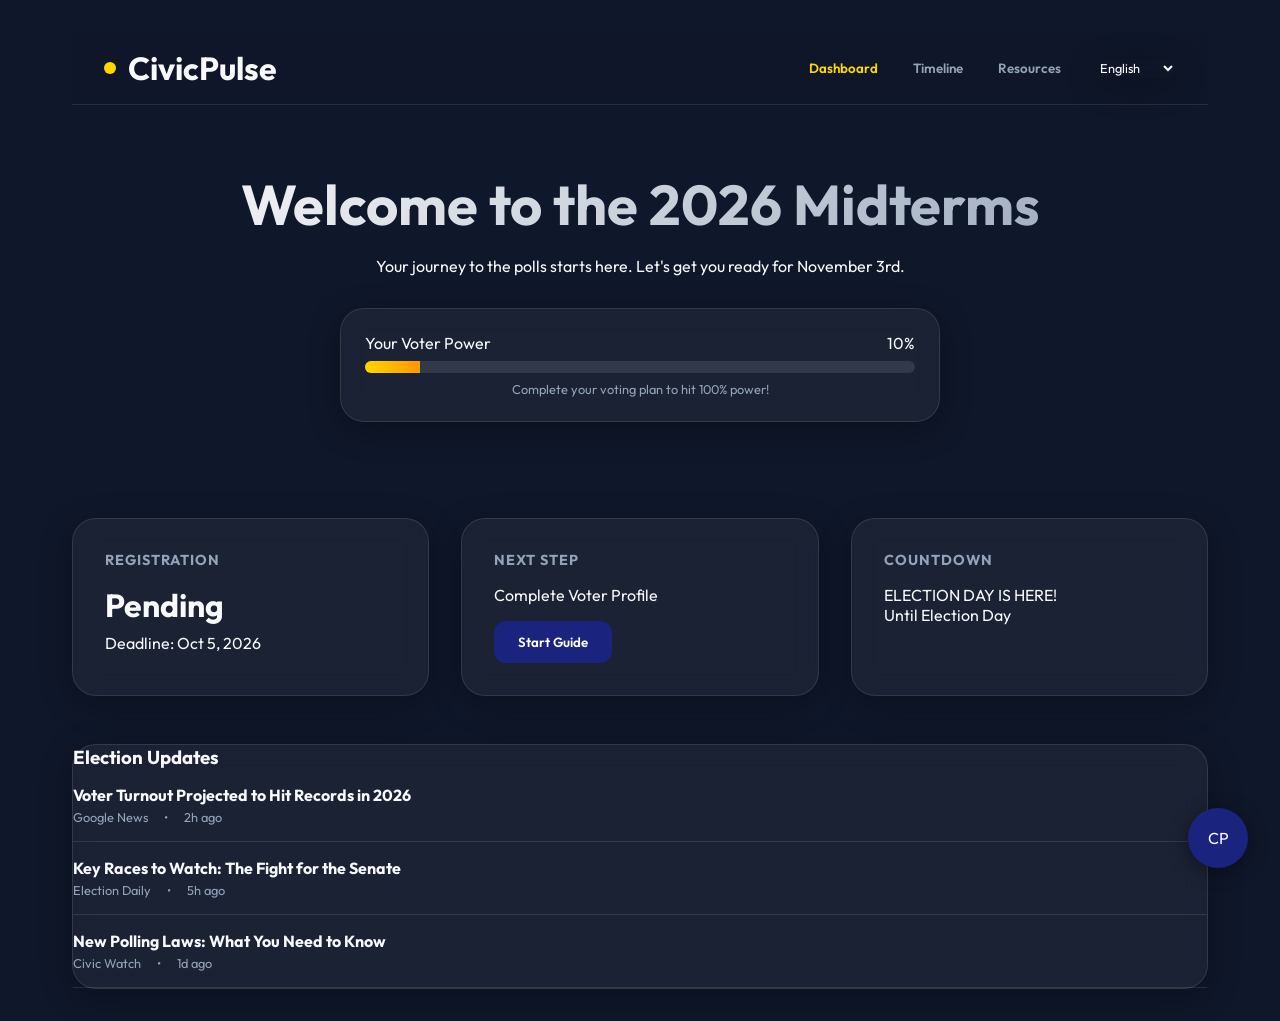
<file: index.html>
<!DOCTYPE html>
<html lang="en">
<head>
    <meta charset="UTF-8">
    <meta name="viewport" content="width=device-width, initial-scale=1.0">
    <title>CivicPulse | Your 2026 Election Guide</title>
    <meta name="description" content="An interactive assistant helping you navigate the 2026 US Midterm elections with ease.">
    <link rel="preconnect" href="https://fonts.googleapis.com">
    <link rel="preconnect" href="https://fonts.gstatic.com" crossorigin>
    <link href="https://fonts.googleapis.com/css2?family=Outfit:wght@300;400;600;700&display=swap" rel="stylesheet">
    <link rel="stylesheet" href="style.css">
</head>
<body>
    <div id="app">
        <header class="glass-nav">
            <div class="logo">
                <span class="pulse-icon"></span>
                <h1>CivicPulse</h1>
            </div>
            <nav>
                <button id="nav-dashboard" class="active">Dashboard</button>
                <button id="nav-timeline">Timeline</button>
                <button id="nav-resources">Resources</button>
                <select id="lang-selector" class="glass" style="background:transparent; color:white; border:none; margin-left:1rem; font-size:0.8rem; cursor:pointer;">
                    <option value="en">English</option>
                    <option value="es">Español</option>
                    <option value="vi">Tiếng Việt</option>
                </select>
            </nav>
        </header>

        <main id="main-content">
            <!-- Dynamic Content Injected Here -->
            <section id="dashboard-view" class="view active">
                <div class="hero-section">
                    <h2>Welcome to the 2026 Midterms</h2>
                    <p>Your journey to the polls starts here. Let's get you ready for November 3rd.</p>
                    
                    <div class="voter-power-container glass" style="max-width: 600px; margin: 2rem auto; padding: 1.5rem;">
                        <div style="display: flex; justify-content: space-between; margin-bottom: 0.5rem;">
                            <span>Your Voter Power</span>
                            <span id="power-percent">10%</span>
                        </div>
                        <div class="progress-bg" style="background: rgba(255,255,255,0.1); height: 12px; border-radius: 6px; overflow: hidden;">
                            <div id="power-bar" style="width: 10%; height: 100%; background: linear-gradient(90deg, var(--accent), #ff9800); transition: width 0.8s ease-out;"></div>
                        </div>
                        <p style="font-size: 0.8rem; color: var(--text-dim); margin-top: 0.5rem;">Complete your voting plan to hit 100% power!</p>
                    </div>
                </div>
                
                <div class="stats-grid">
                    <div class="stat-card glass">
                        <h3>Registration</h3>
                        <div class="status-indicator" id="reg-status">Pending</div>
                        <p>Deadline: Oct 5, 2026</p>
                    </div>
                    <div class="stat-card glass">
                        <h3>Next Step</h3>
                        <p id="next-step-text">Complete Voter Profile</p>
                        <button class="btn-primary" id="start-onboarding">Start Guide</button>
                    </div>
                    <div class="stat-card glass">
                        <h3>Countdown</h3>
                        <div id="countdown-timer">--:--:--</div>
                        <p>Until Election Day</p>
                    </div>
                </div>

                <div class="news-feed-section glass">
                    <h3>Election Updates</h3>
                    <div id="news-feed" class="feed-container">
                        <!-- Simulated News Items -->
                        <div class="skeleton-text"></div>
                        <div class="skeleton-text"></div>
                    </div>
                </div>
            </section>

            <section id="timeline-view" class="view">
                <h2>Election Roadmap 2026</h2>
                <div id="timeline-container"></div>
            </section>

            <section id="resources-view" class="view">
                <h2>Voting Resources</h2>
                <div class="stats-grid" style="margin-top: 2rem;">
                    <div class="stat-card glass">
                        <h3>Voter Registration</h3>
                        <p>Check your status or register online in minutes.</p>
                        <a href="https://vote.gov" target="_blank" class="btn-primary" style="display: inline-block; text-decoration: none;">Visit Vote.gov</a>
                    </div>
                    <div class="stat-card glass">
                        <h3>State Deadlines</h3>
                        <p>Detailed rules and deadlines for all 50 states.</p>
                        <button class="btn-primary" id="view-deadlines">View Deadlines</button>
                    </div>
                    <div class="stat-card glass">
                        <h3>Election FAQ</h3>
                        <p>Common questions about IDs, polling, and mail-in ballots.</p>
                        <button class="btn-primary" id="read-faq">Read FAQ</button>
                    </div>
                </div>
            </section>
        </main>

        <!-- Modals -->
        <div id="deadlines-modal" class="modal">
            <div class="modal-content glass">
                <button class="close-modal" id="close-deadlines">&times;</button>
                <h2>State Deadlines 2026</h2>
                <div style="line-height:1.6;">
                    <p><strong>California:</strong> Oct 19 (Online), Nov 3 (In-Person)</p>
                    <p><strong>Texas:</strong> Oct 5 (In-Person/Mail)</p>
                    <p><strong>New York:</strong> Oct 9 (Postmarked)</p>
                </div>
            </div>
        </div>

        <div id="faq-modal" class="modal">
            <div class="modal-content glass">
                <button class="close-modal" id="close-faq">&times;</button>
                <h2>Election FAQ</h2>
                <p><strong>Q: What ID do I need?</strong><br>A: Most states require photo ID. Check your state portal.</p>
            </div>
        </div>

        <!-- Assistant Component -->
        <div id="assistant-container">
            <div id="assistant-bubble" class="assistant-closed">
                <span class="ai-avatar">CP</span>
            </div>
            <div id="assistant-window" class="glass hidden">
                <div class="assistant-header">
                    <h3>CivicPulse Assistant</h3>
                    <button id="close-assistant">&times;</button>
                </div>
                <div id="chat-history"></div>
                <div class="chat-input-area">
                    <div id="chat-options" class="options-grid"></div>
                </div>
            </div>
        </div>
    </div>

    <script type="module" src="main.js"></script>
</body>
</html>
</file>
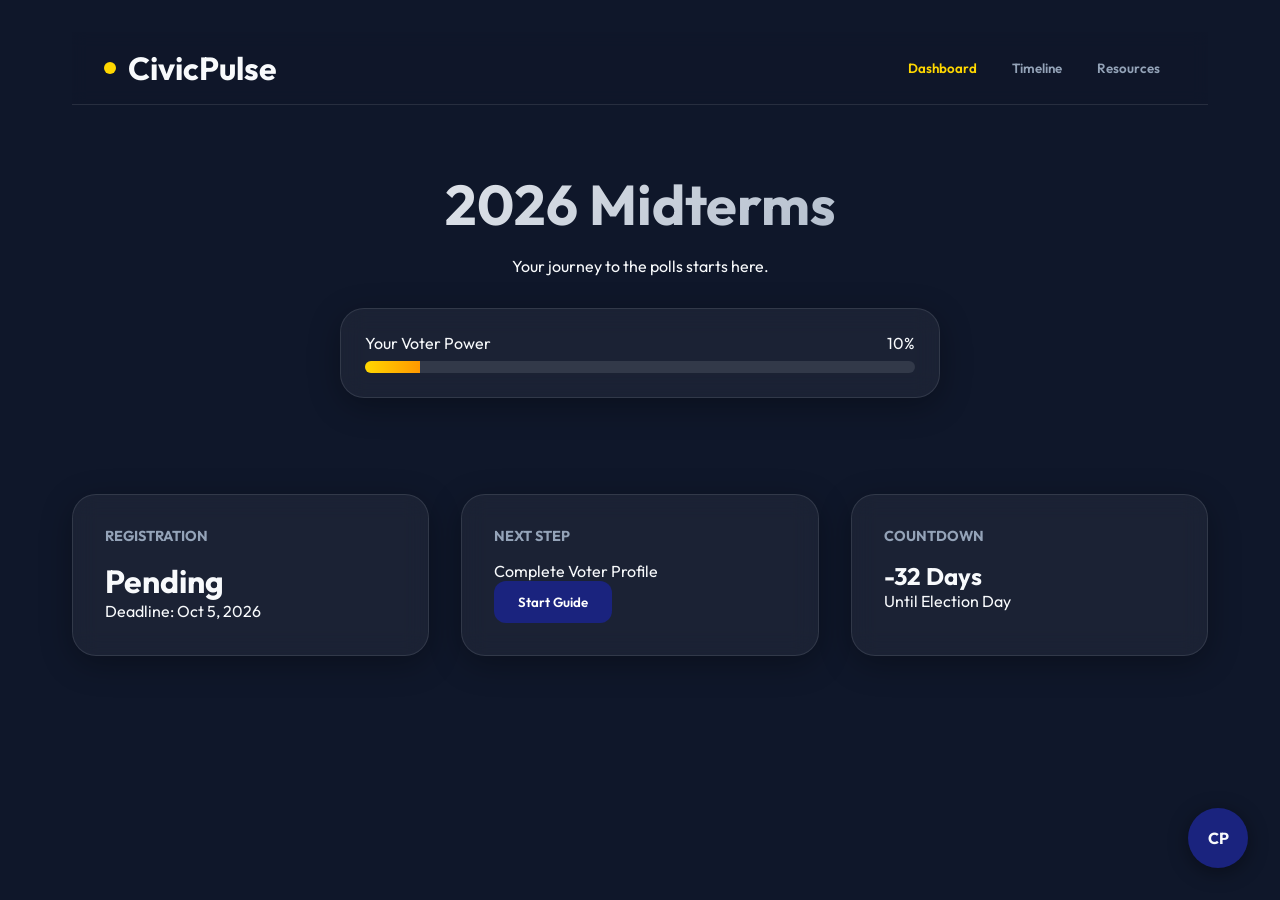
<file: CLICK_ME_CIVICPULSE.html>
<!DOCTYPE html>
<html lang="en">
<head>
    <meta charset="UTF-8">
    <meta name="viewport" content="width=device-width, initial-scale=1.0">
    <title>CivicPulse | Your 2026 Election Guide</title>
    <link href="https://fonts.googleapis.com/css2?family=Outfit:wght@300;400;600;700&display=swap" rel="stylesheet">
    <style>
        :root {
            --primary: #1a237e;
            --primary-light: #534bae;
            --accent: #ffd700;
            --bg-dark: #0f172a;
            --glass: rgba(255, 255, 255, 0.05);
            --glass-border: rgba(255, 255, 255, 0.1);
            --text-main: #f8fafc;
            --text-dim: #94a3b8;
            --success: #10b981;
        }
        * { margin: 0; padding: 0; box-sizing: border-box; font-family: 'Outfit', sans-serif; }
        body { background-color: var(--bg-dark); color: var(--text-main); min-height: 100vh; overflow-x: hidden; }
        .glass { background: var(--glass); backdrop-filter: blur(12px); border: 1px solid var(--glass-border); border-radius: 24px; box-shadow: 0 8px 32px 0 rgba(0, 0, 0, 0.3); }
        #app { max-width: 1200px; margin: 0 auto; padding: 2rem; }
        .glass-nav { display: flex; justify-content: space-between; align-items: center; padding: 1rem 2rem; background: rgba(15, 23, 42, 0.8); backdrop-filter: blur(8px); border-bottom: 1px solid var(--glass-border); position: sticky; top: 0; z-index: 100; }
        .logo { display: flex; align-items: center; gap: 12px; }
        .pulse-icon { width: 12px; height: 12px; background: var(--accent); border-radius: 50%; animation: pulse 2s infinite; }
        @keyframes pulse { 0% { transform: scale(0.95); } 70% { transform: scale(1); box-shadow: 0 0 0 10px rgba(255, 215, 0, 0); } 100% { transform: scale(0.95); } }
        nav button { background: transparent; border: none; color: var(--text-dim); padding: 0.5rem 1rem; cursor: pointer; font-weight: 600; transition: all 0.3s ease; }
        nav button.active, nav button:hover { color: var(--accent); }
        .hero-section { padding: 4rem 0; text-align: center; }
        .hero-section h2 { font-size: 3.5rem; margin-bottom: 1rem; background: linear-gradient(135deg, #fff 0%, #94a3b8 100%); -webkit-background-clip: text; -webkit-text-fill-color: transparent; }
        .stats-grid { display: grid; grid-template-columns: repeat(auto-fit, minmax(300px, 1fr)); gap: 2rem; margin-bottom: 3rem; }
        .stat-card { padding: 2rem; transition: transform 0.3s ease; }
        .stat-card:hover { transform: translateY(-5px); }
        .stat-card h3 { font-size: 0.9rem; text-transform: uppercase; color: var(--text-dim); margin-bottom: 1rem; }
        #assistant-container { position: fixed; bottom: 2rem; right: 2rem; z-index: 1000; }
        #assistant-bubble { width: 60px; height: 60px; background: var(--primary); border-radius: 50%; display: flex; align-items: center; justify-content: center; cursor: pointer; box-shadow: 0 4px 20px rgba(0,0,0,0.4); font-weight: bold; }
        #assistant-window { width: 350px; height: 500px; position: absolute; bottom: 80px; right: 0; display: flex; flex-direction: column; overflow: hidden; transition: all 0.4s ease; transform-origin: bottom right; }
        .hidden { opacity: 0; transform: scale(0.8) translateY(20px); pointer-events: none; }
        .assistant-header { padding: 1.5rem; background: rgba(255,255,255,0.05); display: flex; justify-content: space-between; align-items: center; border-bottom: 1px solid var(--glass-border); }
        #chat-history { flex: 1; overflow-y: auto; padding: 1rem; display: flex; flex-direction: column; gap: 1rem; }
        .chat-bubble { padding: 1rem; border-radius: 18px; max-width: 85%; line-height: 1.4; }
        .ai-bubble { background: rgba(255,255,255,0.1); align-self: flex-start; border-bottom-left-radius: 4px; }
        .user-bubble { background: var(--primary); color: white; align-self: flex-end; border-bottom-right-radius: 4px; }
        .options-grid { padding: 1rem; display: flex; flex-wrap: wrap; gap: 0.5rem; }
        .btn-option { background: rgba(255,255,255,0.05); border: 1px solid var(--glass-border); color: white; padding: 0.5rem 1rem; border-radius: 20px; font-size: 0.85rem; cursor: pointer; }
        .btn-option:hover { background: var(--primary-light); }
        .btn-primary { background: var(--primary); color: white; border: none; padding: 0.8rem 1.5rem; border-radius: 12px; cursor: pointer; font-weight: 600; text-decoration: none; display: inline-block; }
        .view { display: none; }
        .view.active { display: block; animation: fadeIn 0.5s ease-out; }
        @keyframes fadeIn { from { opacity: 0; transform: translateY(10px); } to { opacity: 1; transform: translateY(0); } }
        .timeline-item { margin-bottom: 1.5rem; padding: 1.5rem; border-radius: 16px; border: 1px solid var(--glass-border); background: var(--glass); display: flex; gap: 1.5rem; align-items: flex-start; }
        
        /* Modal Styles */
        .modal { position: fixed; top: 0; left: 0; width: 100%; height: 100%; background: rgba(0,0,0,0.8); display: flex; align-items: center; justify-content: center; z-index: 2000; opacity: 0; pointer-events: none; transition: 0.3s; }
        .modal.active { opacity: 1; pointer-events: all; }
        .modal-content { max-width: 600px; width: 90%; max-height: 80vh; overflow-y: auto; padding: 2rem; position: relative; }
    </style>
</head>
<body>
    <div id="app">
        <!-- ... existing nav ... -->
        <header class="glass-nav">
            <div class="logo"><span class="pulse-icon"></span><h1>CivicPulse</h1></div>
            <nav>
                <button id="nav-dashboard" class="active" onclick="switchView('dashboard-view', this)">Dashboard</button>
                <button id="nav-timeline" onclick="switchView('timeline-view', this)">Timeline</button>
                <button id="nav-resources" onclick="switchView('resources-view', this)">Resources</button>
            </nav>
        </header>

        <main id="main-content">
            <!-- ... views ... -->
            <section id="dashboard-view" class="view active">
                <div class="hero-section">
                    <h2>2026 Midterms</h2>
                    <p>Your journey to the polls starts here.</p>
                    <div class="voter-power-container glass" style="max-width: 600px; margin: 2rem auto; padding: 1.5rem;">
                        <div style="display: flex; justify-content: space-between; margin-bottom: 0.5rem;">
                            <span>Your Voter Power</span><span id="power-percent">10%</span>
                        </div>
                        <div style="background: rgba(255,255,255,0.1); height: 12px; border-radius: 6px; overflow: hidden;">
                            <div id="power-bar" style="width: 10%; height: 100%; background: linear-gradient(90deg, var(--accent), #ff9800); transition: width 0.8s ease-out;"></div>
                        </div>
                    </div>
                </div>
                <div class="stats-grid">
                    <div class="stat-card glass"><h3>Registration</h3><div style="font-size: 2rem; font-weight: 700;">Pending</div><p>Deadline: Oct 5, 2026</p></div>
                    <div class="stat-card glass"><h3>Next Step</h3><p>Complete Voter Profile</p><button class="btn-primary" onclick="openAssistant()">Start Guide</button></div>
                    <div class="stat-card glass"><h3>Countdown</h3><div id="countdown-timer" style="font-size: 1.5rem; font-weight: 700;">--:--:--</div><p>Until Election Day</p></div>
                </div>
            </section>

            <section id="timeline-view" class="view">
                <h2 style="text-align: center; margin: 2rem 0;">Election Roadmap 2026</h2>
                <div id="timeline-container" style="max-width: 800px; margin: 0 auto;"></div>
            </section>

            <section id="resources-view" class="view">
                <h2 style="text-align: center; margin: 2rem 0;">Voting Resources</h2>
                <div class="stats-grid">
                    <div class="stat-card glass"><h3>Voter Registration</h3><p>Check your status or register online.</p><a href="https://vote.gov" target="_blank" class="btn-primary">Visit Vote.gov</a></div>
                    <div class="stat-card glass"><h3>State Deadlines</h3><p>Detailed rules for all 50 states.</p><button class="btn-primary" onclick="openModal('deadlines-modal')">View Deadlines</button></div>
                    <div class="stat-card glass"><h3>Election FAQ</h3><p>Common questions about IDs.</p><button class="btn-primary" onclick="openModal('faq-modal')">Read FAQ</button></div>
                </div>
            </section>
        </main>

        <!-- Modals -->
        <div id="deadlines-modal" class="modal" onclick="closeModal(this)">
            <div class="modal-content glass" onclick="event.stopPropagation()">
                <h2 style="color:var(--accent); margin-bottom:1rem;">State Deadlines 2026</h2>
                <div style="line-height:1.6;">
                    <p><strong>California:</strong> Oct 19 (Online/Mail), Nov 3 (In-Person)</p>
                    <p><strong>Texas:</strong> Oct 5 (Mail/In-Person only)</p>
                    <p><strong>New York:</strong> Oct 9 (Postmarked)</p>
                    <p><strong>Florida:</strong> Oct 5 (Online/Mail)</p>
                    <hr style="margin:1rem 0; opacity:0.2;">
                    <p><em>*Always check your local election official's website for the most accurate and up-to-date information.</em></p>
                </div>
                <button class="btn-primary" style="margin-top:2rem;" onclick="closeModal(document.getElementById('deadlines-modal'))">Close</button>
            </div>
        </div>

        <div id="faq-modal" class="modal" onclick="closeModal(this)">
            <div class="modal-content glass" onclick="event.stopPropagation()">
                <h2 style="color:var(--accent); margin-bottom:1rem;">Election FAQ</h2>
                <div style="line-height:1.6;">
                    <p><strong>Q: What ID do I need to vote?</strong><br>A: It varies by state. Some require photo ID, others just a signature match.</p>
                    <p style="margin-top:1rem;"><strong>Q: Can I vote by mail?</strong><br>A: Most states offer some form of mail-in voting. Some require an excuse, while many are 'No-Excuse'.</p>
                    <p style="margin-top:1rem;"><strong>Q: How do I find my polling place?</strong><br>A: Use the CivicPulse assistant or check your state's voter portal.</p>
                </div>
                <button class="btn-primary" style="margin-top:2rem;" onclick="closeModal(document.getElementById('faq-modal'))">Close</button>
            </div>
        </div>

        <div id="assistant-container">
            <div id="assistant-bubble" onclick="toggleAssistant()">CP</div>
            <div id="assistant-window" class="glass hidden">
                <div class="assistant-header"><h3>CivicPulse AI</h3><button onclick="toggleAssistant()" style="background:none; border:none; color:white; font-size:1.5rem; cursor:pointer;">&times;</button></div>
                <div id="chat-history"></div>
                <div id="chat-options" class="options-grid"></div>
            </div>
        </div>
    </div>

    <script>
        const state = { user: { persona: null, state: null, interests: [] } };
        
        function switchView(viewId, btn) {
            document.querySelectorAll('.view').forEach(v => v.classList.remove('active'));
            document.getElementById(viewId).classList.add('active');
            document.querySelectorAll('nav button').forEach(b => b.classList.remove('active'));
            if(btn) btn.classList.add('active');
            if(viewId === 'timeline-view') renderTimeline();
        }

        function toggleAssistant() {
            const win = document.getElementById('assistant-window');
            win.classList.toggle('hidden');
            if (!win.classList.contains('hidden') && document.getElementById('chat-history').children.length === 0) renderStep('start');
        }

        function openAssistant() { if (document.getElementById('assistant-window').classList.contains('hidden')) toggleAssistant(); }

        function openModal(id) { document.getElementById(id).classList.add('active'); }
        function closeModal(el) { el.classList.remove('active'); }

        const conversationTree = {
            start: { text: "Hi! I'm CivicPulse. I'll help you get ready for the 2026 Midterms. Are you a first-time voter?", options: [{ text: "Yes!", next: "first_time" }, { text: "No, voted before.", next: "experienced" }] },
            first_time: { text: "Awesome! Which state will you be voting in?", options: [{ text: "California", next: "check_reg", state: 'California' }, { text: "Texas", next: "check_reg", state: 'Texas' }, { text: "New York", next: "check_reg", state: 'New York' }] },
            check_reg: { text: "Got it! Are you registered to vote in {state}?", options: [{ text: "Yes", next: "issue_discovery" }, { text: "Not yet", next: "how_to_reg" }] },
            how_to_reg: { text: "No worries! You can register online. Would you like to see the issues first?", options: [{ text: "Yes, show issues", next: "issue_discovery" }] },
            issue_discovery: { text: "What issues do you care about most?", options: [{ text: "Economy", next: "voter_plan", interest: 'Economy' }, { text: "Climate", next: "voter_plan", interest: 'Climate' }, { text: "Healthcare", next: "voter_plan", interest: 'Healthcare' }] },
            voter_plan: { text: "Great! I've created your Voting Plan for {state} focusing on {interest}. Want to email this to yourself?", options: [{ text: "Email Me", next: "exit" }, { text: "Add to Calendar", next: "exit" }] },
            exit: { text: "All set! Your Voter Power is now at 100%. See you at the polls on Nov 3, 2026!", options: [] }
        };

        function renderStep(stepKey) {
            const step = conversationTree[stepKey];
            let txt = step.text.replace('{state}', state.user.state || 'your state')
                              .replace('{interest}', state.user.interests[0] || 'your interests');
            addMessage(txt, 'ai');
            const opts = document.getElementById('chat-options');
            opts.innerHTML = '';
            step.options.forEach(opt => {
                const b = document.createElement('button');
                b.className = 'btn-option';
                b.textContent = opt.text;
                b.onclick = () => {
                    addMessage(opt.text, 'user');
                    if (opt.state) state.user.state = opt.state;
                    if (opt.interest) state.user.interests.push(opt.interest);
                    
                    // Update Power
                    if (stepKey === 'start') updatePower(20);
                    if (opt.state) updatePower(50);
                    if (opt.interest) updatePower(80);
                    if (opt.next === 'exit') updatePower(100);
                    
                    if (opt.text === 'Email Me') alert("📧 Plan sent to your email! (Simulation)");
                    if (opt.text === 'Add to Calendar') alert("📅 Opening Google Calendar... (Simulation)");

                    setTimeout(() => renderStep(opt.next), 600);
                };
                opts.appendChild(b);
            });
        }

        function addMessage(text, sender) {
            const h = document.getElementById('chat-history');
            const b = document.createElement('div');
            b.className = `chat-bubble ${sender}-bubble`;
            b.textContent = text;
            h.appendChild(b);
            h.scrollTop = h.scrollHeight;
        }

        function updatePower(p) {
            document.getElementById('power-bar').style.width = p + '%';
            document.getElementById('power-percent').innerText = p + '%';
        }

        function renderTimeline() {
            const m = [
                { date: 'Jan 2026', title: 'Campaign Kickoff', desc: 'Candidates begin filing.' },
                { date: state.user.state === 'Texas' ? 'Mar 3, 2026' : (state.user.state === 'California' ? 'June 2, 2026' : 'Mar-Sep 2026'), title: (state.user.state || '') + ' Primaries', desc: 'State-specific primary elections.' },
                { date: 'Nov 3, 2026', title: 'Election Day', desc: 'Polls open 7AM - 8PM.' }
            ];
            document.getElementById('timeline-container').innerHTML = m.map(i => `
                <div class="timeline-item glass">
                    <div style="background:var(--primary); padding:0.5rem; border-radius:8px; min-width:100px; text-align:center; font-weight:bold;">${i.date}</div>
                    <div><h3 style="color:var(--accent);">${i.title}</h3><p style="color:var(--text-dim);">${i.desc}</p></div>
                </div>
            `).join('');
        }

        function updateCountdown() {
            const diff = new Date('Nov 3, 2026') - new Date();
            const d = Math.floor(diff / (1000 * 60 * 60 * 24));
            document.getElementById('countdown-timer').innerText = d + ' Days';
        }
        setInterval(updateCountdown, 1000);
        updateCountdown();
    </script>
</body>
</html>
</file>
<file: style.css>
:root {
    --primary: #1a237e;
    --primary-light: #534bae;
    --accent: #ffd700;
    --bg-dark: #0f172a;
    --glass: rgba(255, 255, 255, 0.05);
    --glass-border: rgba(255, 255, 255, 0.1);
    --text-main: #f8fafc;
    --text-dim: #94a3b8;
    --success: #10b981;
}

* {
    margin: 0;
    padding: 0;
    box-sizing: border-box;
    font-family: 'Outfit', sans-serif;
}

body {
    background-color: var(--bg-dark);
    color: var(--text-main);
    overflow-x: hidden;
    min-height: 100vh;
}

/* Glassmorphism Utility */
.glass {
    background: var(--glass);
    backdrop-filter: blur(12px);
    -webkit-backdrop-filter: blur(12px);
    border: 1px solid var(--glass-border);
    border-radius: 24px;
    box-shadow: 0 8px 32px 0 rgba(0, 0, 0, 0.3);
}

/* Layout */
#app {
    max-width: 1200px;
    margin: 0 auto;
    padding: 2rem;
}

.glass-nav {
    display: flex;
    justify-content: space-between;
    align-items: center;
    padding: 1rem 2rem;
    background: rgba(15, 23, 42, 0.8);
    backdrop-filter: blur(8px);
    border-bottom: 1px solid var(--glass-border);
    position: sticky;
    top: 0;
    z-index: 100;
}

.logo {
    display: flex;
    align-items: center;
    gap: 12px;
}

.pulse-icon {
    width: 12px;
    height: 12px;
    background: var(--accent);
    border-radius: 50%;
    box-shadow: 0 0 0 0 rgba(255, 215, 0, 0.7);
    animation: pulse 2s infinite;
}

@keyframes pulse {
    0% { transform: scale(0.95); box-shadow: 0 0 0 0 rgba(255, 215, 0, 0.7); }
    70% { transform: scale(1); box-shadow: 0 0 0 10px rgba(255, 215, 0, 0); }
    100% { transform: scale(0.95); box-shadow: 0 0 0 0 rgba(255, 215, 0, 0); }
}

nav button {
    background: transparent;
    border: none;
    color: var(--text-dim);
    padding: 0.5rem 1rem;
    cursor: pointer;
    font-weight: 600;
    transition: all 0.3s ease;
}

nav button.active, nav button:hover {
    color: var(--accent);
}

/* Hero Section */
.hero-section {
    padding: 4rem 0;
    text-align: center;
}

.hero-section h2 {
    font-size: 3.5rem;
    margin-bottom: 1rem;
    background: linear-gradient(135deg, #fff 0%, #94a3b8 100%);
    -webkit-background-clip: text;
    -webkit-text-fill-color: transparent;
}

/* Stats Grid */
.stats-grid {
    display: grid;
    grid-template-columns: repeat(auto-fit, minmax(300px, 1fr));
    gap: 2rem;
    margin-bottom: 3rem;
}

.stat-card {
    padding: 2rem;
    transition: transform 0.3s ease;
}

.stat-card:hover {
    transform: translateY(-5px);
}

.stat-card h3 {
    font-size: 0.9rem;
    text-transform: uppercase;
    letter-spacing: 1px;
    color: var(--text-dim);
    margin-bottom: 1rem;
}

.status-indicator {
    font-size: 2rem;
    font-weight: 700;
    margin-bottom: 0.5rem;
}

/* Assistant UI */
#assistant-container {
    position: fixed;
    bottom: 2rem;
    right: 2rem;
    z-index: 1000;
}

#assistant-bubble {
    width: 60px;
    height: 60px;
    background: var(--primary);
    border-radius: 50%;
    display: flex;
    align-items: center;
    justify-content: center;
    cursor: pointer;
    box-shadow: 0 4px 20px rgba(0,0,0,0.4);
    transition: transform 0.3s cubic-bezier(0.175, 0.885, 0.32, 1.275);
}

#assistant-bubble:hover {
    transform: scale(1.1);
}

#assistant-window {
    width: 350px;
    height: 500px;
    position: absolute;
    bottom: 80px;
    right: 0;
    display: flex;
    flex-direction: column;
    overflow: hidden;
    transition: all 0.4s ease;
    transform-origin: bottom right;
}

.hidden {
    opacity: 0;
    transform: scale(0.8) translateY(20px);
    pointer-events: none;
}

.assistant-header {
    padding: 1.5rem;
    background: rgba(255,255,255,0.05);
    display: flex;
    justify-content: space-between;
    align-items: center;
    border-bottom: 1px solid var(--glass-border);
}

#chat-history {
    flex: 1;
    overflow-y: auto;
    padding: 1rem;
    display: flex;
    flex-direction: column;
    gap: 1rem;
}

.chat-bubble {
    padding: 1rem;
    border-radius: 18px;
    max-width: 85%;
    font-size: 0.95rem;
    line-height: 1.4;
}

.ai-bubble {
    background: rgba(255,255,255,0.1);
    align-self: flex-start;
    border-bottom-left-radius: 4px;
}

.user-bubble {
    background: var(--primary);
    color: white;
    align-self: flex-end;
    border-bottom-right-radius: 4px;
}

.options-grid {
    padding: 1rem;
    display: flex;
    flex-wrap: wrap;
    gap: 0.5rem;
}

.btn-option {
    background: rgba(255,255,255,0.05);
    border: 1px solid var(--glass-border);
    color: white;
    padding: 0.5rem 1rem;
    border-radius: 20px;
    font-size: 0.85rem;
    cursor: pointer;
    transition: all 0.2s ease;
}

.btn-option:hover {
    background: var(--primary-light);
    border-color: var(--primary-light);
}

.btn-primary {
    background: var(--primary);
    color: white;
    border: none;
    padding: 0.8rem 1.5rem;
    border-radius: 12px;
    cursor: pointer;
    font-weight: 600;
    margin-top: 1rem;
}

/* Timeline Styles */
.view {
    display: none;
}

.view.active {
    display: block;
    animation: fadeIn 0.5s ease-out;
}

@keyframes fadeIn {
    from { opacity: 0; transform: translateY(10px); }
    to { opacity: 1; transform: translateY(0); }
}

/* Media Queries */
@media (max-width: 768px) {
    .hero-section h2 { font-size: 2.2rem; }
    #assistant-window { width: calc(100vw - 4rem); right: -1rem; }
}

/* Modals */
.modal {
    position: fixed;
    top: 0;
    left: 0;
    width: 100%;
    height: 100%;
    background: rgba(0,0,0,0.85);
    display: flex;
    align-items: center;
    justify-content: center;
    z-index: 2000;
    opacity: 0;
    pointer-events: none;
    transition: all 0.3s ease;
    backdrop-filter: blur(10px);
}

.modal.active {
    opacity: 1;
    pointer-events: all;
}

.modal-content {
    max-width: 600px;
    width: 90%;
    max-height: 80vh;
    overflow-y: auto;
    padding: 2.5rem;
    position: relative;
    animation: modalSlide 0.4s cubic-bezier(0.175, 0.885, 0.32, 1.275);
}

@keyframes modalSlide {
    from { transform: translateY(30px); opacity: 0; }
    to { transform: translateY(0); opacity: 1; }
}

.modal-content h2 {
    color: var(--accent);
    margin-bottom: 1.5rem;
}

.close-modal {
    position: absolute;
    top: 1.5rem;
    right: 1.5rem;
    background: none;
    border: none;
    color: white;
    font-size: 2rem;
    cursor: pointer;
    line-height: 1;
}
</file>
